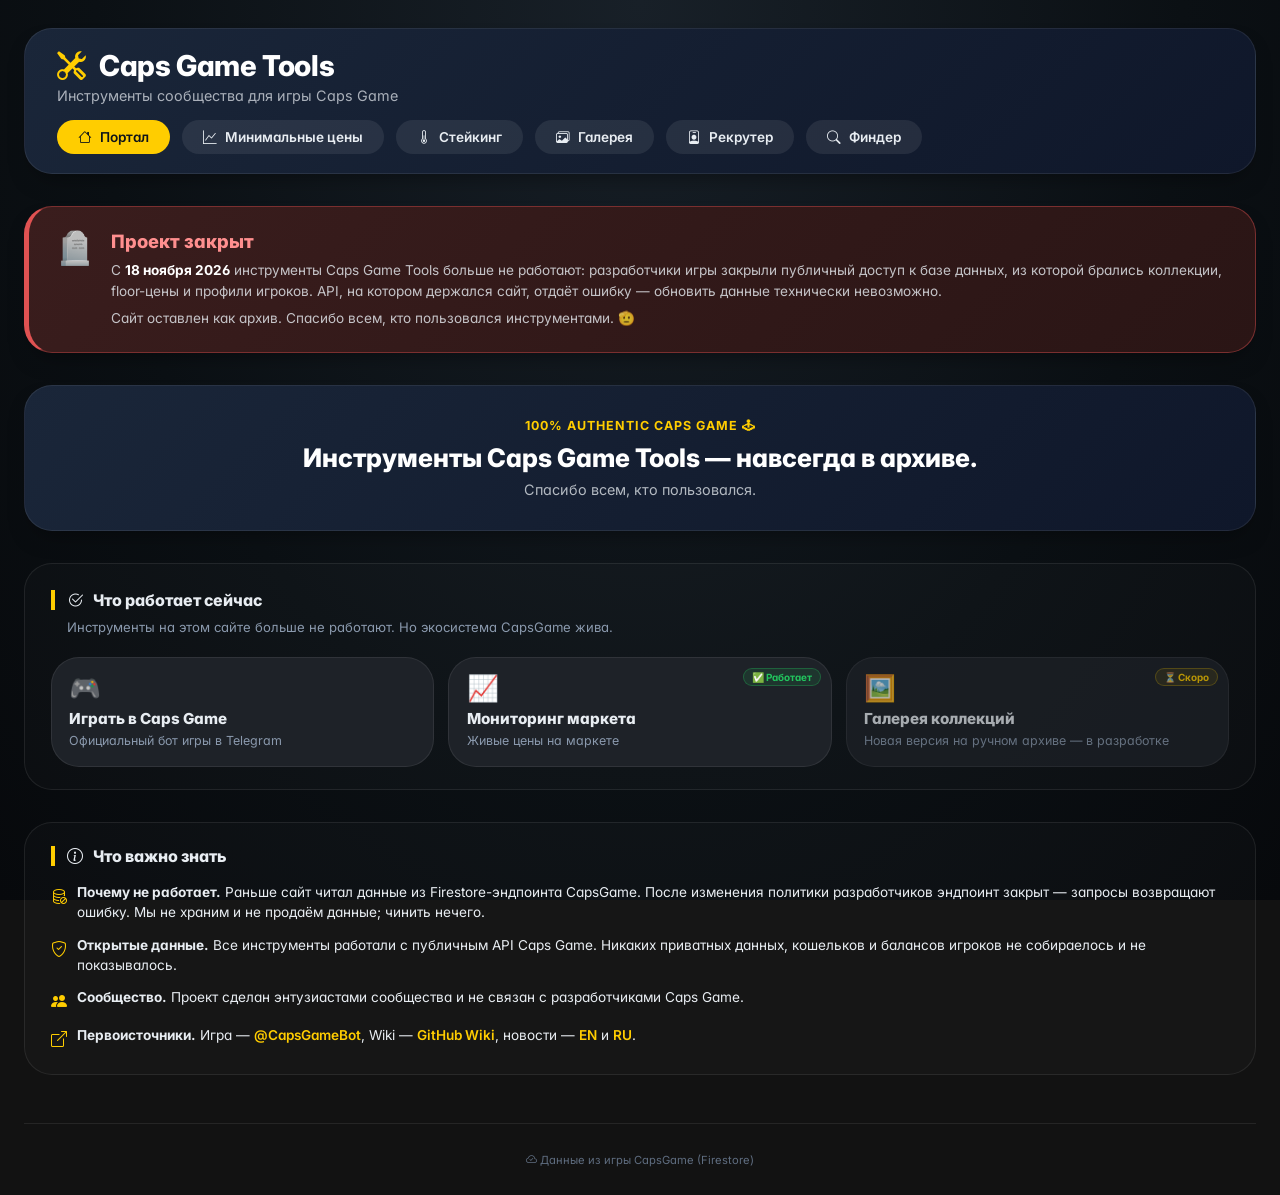
<file: index.html>
<!DOCTYPE html>
<html lang="ru">
<head>
    <meta charset="UTF-8">
    <meta name="viewport" content="width=device-width, initial-scale=1.0, user-scalable=yes">
    <title>Caps Game Tools — Инструменты сообщества</title>
    <!-- Favicon -->
    <link rel="icon" type="image/svg+xml" href="favicon.svg">

    <!-- Open Graph -->
    <meta property="og:type" content="website">
    <meta property="og:site_name" content="Caps Game Tools">
    <meta property="og:title" content="Caps Game Tools — Инструменты сообщества">
    <meta property="og:description" content="Инструменты сообщества для игры Caps Game — минимальные цены, стейкинг, галерея коллекций, оценка игроков.">
    <meta property="og:image" content="og-preview.png">

    <!-- Twitter -->
    <meta name="twitter:card" content="summary_large_image">
    <meta name="twitter:title" content="Caps Game Tools — Инструменты сообщества">
    <meta name="twitter:description" content="Инструменты сообщества для игры Caps Game — минимальные цены, стейкинг, галерея коллекций, оценка игроков.">
    <meta name="twitter:image" content="og-preview.png">

    <link rel="preconnect" href="https://fonts.googleapis.com">
    <link rel="preconnect" href="https://fonts.gstatic.com" crossorigin>
    <link href="https://fonts.googleapis.com/css2?family=Inter:wght@100..900&display=swap" rel="stylesheet">
    <link href="https://cdn.jsdelivr.net/npm/bootstrap-icons@1.11.3/font/bootstrap-icons.min.css" rel="stylesheet">
    <link rel="stylesheet" href="css/common.css">
    <style>
        .welcome-section {
            background: linear-gradient(135deg, var(--bg-header) 0%, var(--bg-header-2) 100%);
            border: 1px solid var(--border);
            border-radius: var(--border-radius);
            padding: 2rem 1.8rem;
            color: white;
            margin-bottom: 2rem;
            text-align: center;
            box-shadow: var(--shadow);
        }

        .welcome-slogan {
            font-size: 0.78rem;
            font-weight: 700;
            letter-spacing: 1px;
            text-transform: uppercase;
            color: var(--accent);
            margin-bottom: 0.6rem;
        }

        .welcome-title {
            font-size: 1.6rem;
            font-weight: 800;
            margin-bottom: 0.5rem;
            color: #fff;
        }

        .welcome-sub {
            color: rgba(232, 237, 242, 0.75);
            font-size: 0.9rem;
            max-width: 640px;
            margin: 0 auto;
        }

        .stats-banner {
            display: flex;
            flex-wrap: wrap;
            justify-content: center;
            gap: 2.5rem;
            margin-top: 1.6rem;
            padding-top: 1.6rem;
            border-top: 1px solid rgba(255,255,255,0.1);
        }



        .alive-block {
    background: rgba(255,255,255,0.02);
    border: 1px solid var(--border);
    border-radius: var(--border-radius);
    padding: 1.6rem 1.6rem 1.4rem;
    margin: 2rem 0;
}
.alive-title {
    font-size: 1rem;
    font-weight: 800;
    color: var(--text);
    display: flex;
    align-items: center;
    gap: 10px;
    border-left: 4px solid var(--accent);
    padding-left: 12px;
    margin-bottom: 0.5rem;
}
.alive-sub {
    font-size: 0.82rem;
    color: var(--text-muted);
    margin: 0 0 1.2rem 16px;
    line-height: 1.5;
}
.alive-grid {
    display: grid;
    grid-template-columns: repeat(auto-fit, minmax(240px, 1fr));
    gap: 14px;
}
.alive-card {
    position: relative;
    display: flex;
    flex-direction: column;
    gap: 4px;
    background: var(--bg-card);
    border: 1px solid var(--border);
    border-radius: var(--border-radius);
    padding: 1.1rem 1.1rem 1rem;
    text-decoration: none;
    color: var(--text);
    transition: 0.2s;
}
a.alive-card:hover {
    transform: translateY(-3px);
    box-shadow: var(--shadow-hover);
    border-color: rgba(255,205,0,0.35);
}
.alive-card-icon {
    font-size: 1.6rem;
    line-height: 1;
    margin-bottom: 4px;
}
.alive-card-title {
    font-weight: 800;
    font-size: 0.95rem;
}
.alive-card-desc {
    font-size: 0.78rem;
    color: var(--text-muted);
    line-height: 1.45;
}
.alive-card-badge {
    position: absolute;
    top: 10px;
    right: 10px;
    font-size: 0.62rem;
    font-weight: 700;
    padding: 2px 8px;
    border-radius: 60px;
    background: rgba(34,197,94,0.12);
    color: #22c55e;
    border: 1px solid rgba(34,197,94,0.3);
}
.alive-card-badge-soon {
    background: rgba(255,205,0,0.1);
    color: var(--accent);
    border-color: rgba(255,205,0,0.3);
}
.alive-card-soon {
    opacity: 0.7;
    cursor: default;
}

        .info-block {
            background: rgba(255,255,255,0.02);
            border: 1px solid var(--border);
            border-radius: var(--border-radius);
            padding: 1.4rem 1.6rem;
            margin-bottom: 2rem;
        }

        .info-block h2 {
            font-size: 1rem;
            font-weight: 800;
            margin-bottom: 1rem;
            color: var(--text);
            display: flex;
            align-items: center;
            gap: 10px;
            border-left: 4px solid var(--accent);
            padding-left: 12px;
        }

        .info-list {
            display: flex;
            flex-direction: column;
            gap: 12px;
            font-size: 0.85rem;
            color: var(--text);
        }

        .info-item {
            display: flex;
            gap: 10px;
            align-items: flex-start;
            line-height: 1.5;
        }

        .info-item i {
            color: var(--accent);
            font-size: 1rem;
            flex-shrink: 0;
            margin-top: 2px;
        }

        .info-item a {
            color: var(--accent);
            text-decoration: none;
            font-weight: 600;
        }
        .info-item a:hover {
            text-decoration: underline;
        }

    </style>
</head>
<body>
<div class="app-container">
    <div class="site-header">
        <h1><i class="bi bi-tools"></i> Caps Game Tools</h1>
        <p>Инструменты сообщества для игры Caps Game</p>
        <div class="site-nav">
            <a href="index.html" class="nav-link-custom active"><i class="bi bi-house"></i> Портал</a>
            <a href="market.html" class="nav-link-custom"><i class="bi bi-graph-up"></i> Минимальные цены</a>
            <a href="staking.html" class="nav-link-custom"><i class="bi bi-thermometer-half"></i> Стейкинг</a>
            <a href="collections.html" class="nav-link-custom"><i class="bi bi-images"></i> Галерея</a>
            <a href="recruiter.html" class="nav-link-custom"><i class="bi bi-person-badge"></i> Рекрутер</a>
            <a href="finder.html" class="nav-link-custom"><i class="bi bi-search"></i> Финдер</a>
        </div>
    </div>

    <!-- Статус проекта -->
    <div class="status-banner">
        <div class="status-banner-icon">🪦</div>
        <div class="status-banner-body">
            <div class="status-banner-title">Проект закрыт</div>
            <div class="status-banner-text">
                С <strong>18 ноября 2026</strong> инструменты Caps Game Tools больше не работают:
                разработчики игры закрыли публичный доступ к базе данных, из которой брались
                коллекции, floor-цены и профили игроков. API, на котором держался сайт,
                отдаёт ошибку — обновить данные технически невозможно.
            </div>
            <div class="status-banner-text">
                Сайт оставлен как архив. Спасибо всем, кто пользовался инструментами. 🫡
            </div>
        </div>
    </div>

    <!-- Welcome -->
    <div class="welcome-section">
        <div class="welcome-slogan">100% Authentic Caps Game 🕹</div>
        <h2 class="welcome-title">Инструменты Caps Game Tools — навсегда в архиве.</h2>
        <p class="welcome-sub">
            Спасибо всем, кто пользовался.
        </p>

    </div>

    <!-- Что осталось рабочего -->
    <div class="alive-block">
        <h2 class="alive-title"><i class="bi bi-check2-circle"></i> Что работает сейчас</h2>
        <p class="alive-sub">
            Инструменты на этом сайте больше не работают. Но экосистема CapsGame жива.
        </p>

        <div class="alive-grid">
            <!-- Игра -->
            <a href="https://t.me/CapsGameBot/play?startapp=r_kirG8IiJcBW5d0d8ghAs"
            target="_blank" rel="noopener" class="alive-card">
                <div class="alive-card-icon">🎮</div>
                <div class="alive-card-title">Играть в Caps Game</div>
                <div class="alive-card-desc">Официальный бот игры в Telegram</div>
            </a>

            <!-- Маркет-бот -->
            <a href="https://t.me/CapsTradeBot"
            target="_blank" rel="noopener" class="alive-card">
                <div class="alive-card-icon">📈</div>
                <div class="alive-card-title">Мониторинг маркета</div>
                <div class="alive-card-desc">Живые цены на маркете</div>
                <span class="alive-card-badge">✅ Работает</span>
            </a>

            <!-- Заглушка под будущую галерею -->
            <div class="alive-card alive-card-soon">
                <div class="alive-card-icon">🖼️</div>
                <div class="alive-card-title">Галерея коллекций</div>
                <div class="alive-card-desc">Новая версия на ручном архиве — в разработке</div>
                <span class="alive-card-badge alive-card-badge-soon">⏳ Скоро</span>
            </div>
        </div>
    </div>

    <!-- Что важно знать -->
    <div class="info-block">
        <h2><i class="bi bi-info-circle"></i> Что важно знать</h2>
        <div class="info-list">
            <div class="info-item">
                <i class="bi bi-database-slash"></i>
                <div>
                    <strong>Почему не работает.</strong> Раньше сайт читал данные из Firestore-эндпоинта
                    CapsGame. После изменения политики разработчиков эндпоинт закрыт — запросы
                    возвращают ошибку. Мы не храним и не продаём данные; чинить нечего.
                </div>
            </div>
            <div class="info-item">
                <i class="bi bi-shield-check"></i>
                <div>
                    <strong>Открытые данные.</strong> Все инструменты работали с публичным API Caps Game.
                    Никаких приватных данных, кошельков и балансов игроков не собираелось и не показывалось.
                </div>
            </div>
            <div class="info-item">
                <i class="bi bi-people-fill"></i>
                <div>
                    <strong>Сообщество.</strong> Проект сделан энтузиастами сообщества и не связан
                    с разработчиками Caps Game.
                </div>
            </div>

            <div class="info-item">
                <i class="bi bi-box-arrow-up-right"></i>
                <div>
                    <strong>Первоисточники.</strong>
                    Игра — <a href="https://t.me/CapsGameBot/play" target="_blank" rel="noopener">@CapsGameBot</a>,
                    Wiki — <a href="https://github.com/capsgame/capsgame/wiki/Welcome-to-CapsGame" target="_blank" rel="noopener">GitHub Wiki</a>,
                    новости — <a href="https://t.me/CapsGame" target="_blank" rel="noopener">EN</a>
                    и <a href="https://t.me/CapsGameRu" target="_blank" rel="noopener">RU</a>.
                </div>
            </div>
            <!-- div class="info-item">
                <i class="bi bi-github"></i>
                <div>
                    <strong>Исходный код.</strong> Проект открытый — 
                    <a href="https://github.com/rusiniu/caps-game-tools" target="_blank" rel="noopener">весь код на GitHub</a>.
                    Присылайте баги и идеи через Issues.
                </div>
            </div -->
        </div>

    </div>

    <div class="site-footer">
        <i class="bi bi-cloud-check"></i> Данные из игры CapsGame (Firestore)
    </div>
</div>
</body>
</html>
</file>
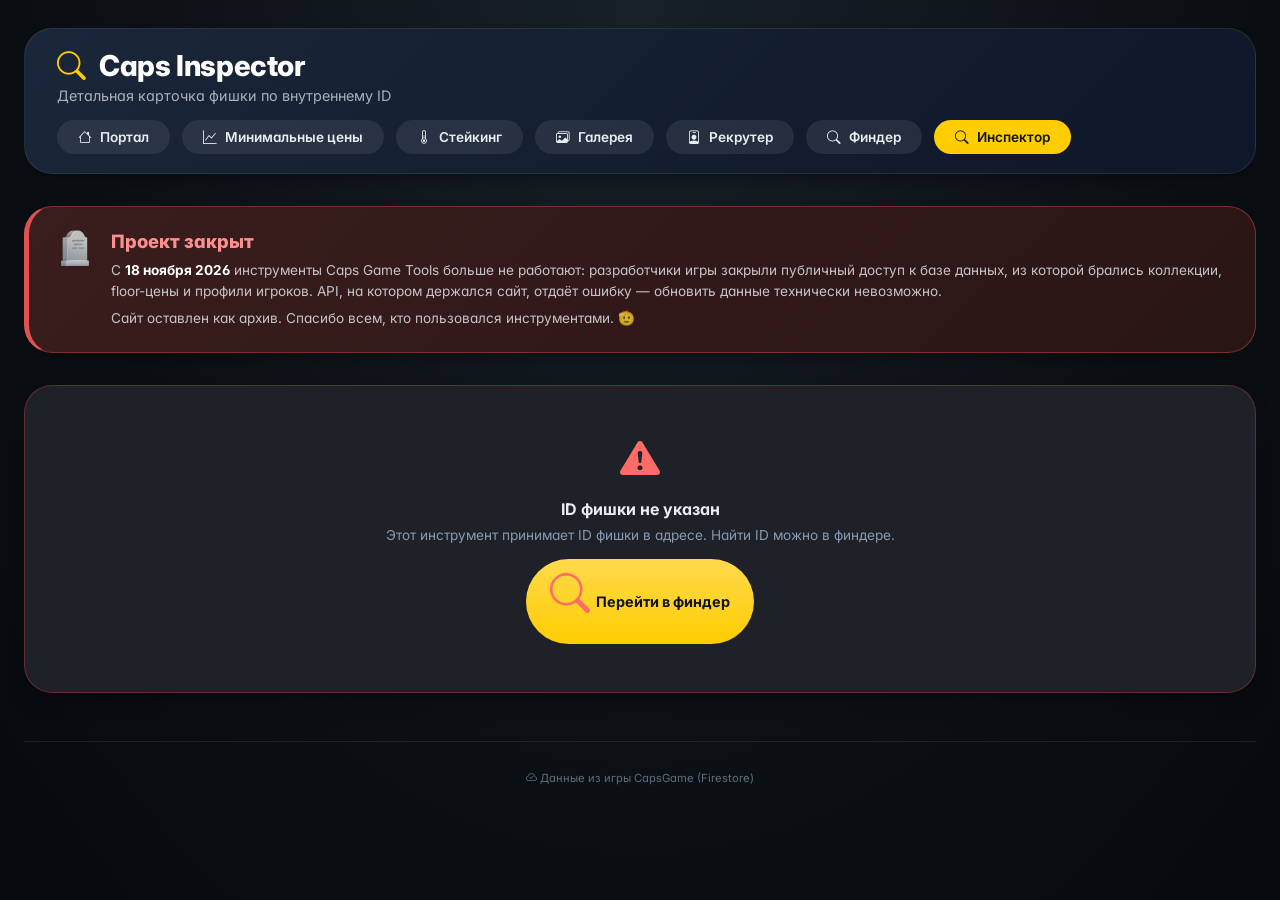
<file: inspector.html>
<!DOCTYPE html>
<html lang="ru">
<head>
    <meta charset="UTF-8">
    <meta name="viewport" content="width=device-width, initial-scale=1.0, user-scalable=yes">
    <title>Caps Inspector — Карточка фишки</title>
    <meta name="robots" content="noindex, nofollow, noarchive, nosnippet">
    <link rel="icon" type="image/svg+xml" href="favicon.svg">

    <meta property="og:type" content="website">
    <meta property="og:site_name" content="Caps Game Tools">
    <meta property="og:title" content="Caps Inspector — Карточка фишки">
    <meta property="og:description" content="Детальная карточка фишки Caps по внутреннему ID.">
    <meta property="og:image" content="og-preview.png">

    <meta name="twitter:card" content="summary_large_image">
    <meta name="twitter:title" content="Caps Inspector — Карточка фишки">
    <meta name="twitter:description" content="Детальная карточка фишки Caps по внутреннему ID.">
    <meta name="twitter:image" content="og-preview.png">

    <link rel="preconnect" href="https://fonts.googleapis.com">
    <link rel="preconnect" href="https://fonts.gstatic.com" crossorigin>
    <link href="https://fonts.googleapis.com/css2?family=Inter:wght@100..900&display=swap" rel="stylesheet">
    <link href="https://cdn.jsdelivr.net/npm/bootstrap-icons@1.11.3/font/bootstrap-icons.min.css" rel="stylesheet">
    <link rel="stylesheet" href="css/common.css">
    <style>
        .inspector-card {
            background: var(--bg-card);
            border: 1px solid var(--border);
            border-radius: var(--border-radius);
            overflow: hidden;
            box-shadow: var(--shadow);
            color: var(--text);
        }

        .inspector-header {
            background: linear-gradient(105deg, var(--bg-header) 0%, var(--bg-header-2) 100%);
            color: white;
            padding: 1.3rem 1.8rem;
            border-bottom: 3px solid var(--accent);
            display: flex;
            align-items: center;
            gap: 16px;
            flex-wrap: wrap;
        }

        .inspector-chip-img {
            width: 88px;
            height: 88px;
            border-radius: 16px;
            background: rgba(0,0,0,0.35);
            display: flex;
            align-items: center;
            justify-content: center;
            overflow: hidden;
            padding: 6px;
            flex-shrink: 0;
            border: 1px solid rgba(255,255,255,0.08);
        }
        .inspector-chip-img img {
            max-width: 100%;
            max-height: 100%;
            object-fit: contain;
        }

        .inspector-title-wrap {
            min-width: 0;
            flex: 1;
        }

        .inspector-title {
            margin: 0;
            font-size: 1.35rem;
            font-weight: 800;
            color: #fff;
            line-height: 1.15;
        }

        .inspector-sub {
            font-size: 0.85rem;
            color: rgba(232,237,242,0.7);
            margin-top: 4px;
        }

        .inspector-badges {
            display: flex;
            flex-wrap: wrap;
            gap: 6px;
            margin-top: 8px;
        }

        .insp-badge {
            display: inline-flex;
            align-items: center;
            gap: 5px;
            padding: 3px 11px;
            border-radius: 40px;
            font-size: 0.72rem;
            font-weight: 700;
            background: rgba(255,255,255,0.1);
            border: 1px solid rgba(255,255,255,0.12);
            color: #fff;
            white-space: nowrap;
        }

        .inspector-body {
            padding: 1.5rem 1.8rem;
        }

        .inspector-metrics {
            display: grid;
            grid-template-columns: repeat(4, 1fr);
            gap: 12px;
            margin-bottom: 1.4rem;
        }
        @media (max-width: 720px) {
            .inspector-metrics { grid-template-columns: repeat(2, 1fr); }
        }

        /* ===== Таймлайн апгрейдов ===== */
        .upgrade-timeline {
            display: flex;
            flex-direction: column;
            gap: 0;
            position: relative;
        }

        .upgrade-step {
            display: flex;
            gap: 14px;
            position: relative;
            padding-bottom: 18px;
        }
        .upgrade-step:last-child {
            padding-bottom: 0;
        }

        .upgrade-step-marker {
            width: 14px;
            height: 14px;
            border-radius: 50%;
            flex-shrink: 0;
            margin-top: 4px;
            border: 2px solid var(--accent);
            background: var(--bg-card);
            position: relative;
            z-index: 1;
        }
        .upgrade-step:not(:last-child)::before {
            content: "";
            position: absolute;
            left: 6px;
            top: 18px;
            bottom: 0;
            width: 2px;
            background: var(--border-strong);
        }

        .upgrade-step-content {
            flex: 1;
            min-width: 0;
        }

        .upgrade-step-grades {
            display: flex;
            align-items: center;
            gap: 8px;
            flex-wrap: wrap;
            font-size: 0.88rem;
            font-weight: 700;
            margin-bottom: 4px;
        }

        .upgrade-step-grades .arrow {
            color: var(--text-dim);
            font-size: 0.75rem;
        }

        .upgrade-step-meta {
            display: flex;
            flex-wrap: wrap;
            gap: 10px;
            font-size: 0.75rem;
            color: var(--text-muted);
        }

        .upgrade-step-meta .meta-item {
            display: inline-flex;
            align-items: center;
            gap: 4px;
        }

        .upgrade-step-meta .auto-badge {
            color: var(--accent);
            font-weight: 600;
        }
        .upgrade-step-meta .manual-badge {
            color: var(--text-dim);
            font-weight: 600;
        }

        .grade-mini {
            padding: 2px 10px;
            border-radius: 30px;
            font-size: 0.72rem;
            font-weight: 700;
        }

        /* ===== Владелец ===== */
        .owner-block {
            display: flex;
            flex-direction: column;
            gap: 4px;
            font-size: 0.9rem;
        }
        .owner-username {
            color: var(--text-muted);
            font-size: 0.82rem;
        }


        /* ===== Метаданные ===== */
        .meta-grid {
            display: flex;
            flex-wrap: wrap;
            gap: 10px 24px;
            font-size: 0.82rem;
            color: var(--text);
        }
        .meta-grid .meta-item {
            display: inline-flex;
            align-items: center;
            gap: 6px;
        }
        .meta-grid .meta-item i {
            color: var(--text-muted);
        }
        .meta-grid code {
            background: rgba(255,255,255,0.06);
            padding: 1px 6px;
            border-radius: 6px;
            font-family: 'Inter', monospace;
            font-size: 0.75rem;
            color: var(--text);
        }

        @media (max-width: 640px) {
            .inspector-header { padding: 1.1rem 1.2rem; }
            .inspector-chip-img { width: 68px; height: 68px; border-radius: 12px; }
            .inspector-title { font-size: 1.15rem; }
            .inspector-body { padding: 1rem; }
            .section-block { padding: 1rem; }
        }
    </style>
</head>
<body>
<div class="app-container">
    <div class="site-header">
        <h1><i class="bi bi-search"></i> Caps Inspector</h1>
        <p>Детальная карточка фишки по внутреннему ID</p>
        <div class="site-nav">
            <a href="index.html" class="nav-link-custom"><i class="bi bi-house"></i> Портал</a>
            <a href="market.html" class="nav-link-custom"><i class="bi bi-graph-up"></i> Минимальные цены</a>
            <a href="staking.html" class="nav-link-custom"><i class="bi bi-thermometer-half"></i> Стейкинг</a>
            <a href="collections.html" class="nav-link-custom"><i class="bi bi-images"></i> Галерея</a>
            <a href="recruiter.html" class="nav-link-custom"><i class="bi bi-person-badge"></i> Рекрутер</a>
            <a href="finder.html" class="nav-link-custom"><i class="bi bi-search"></i> Финдер</a>
            <a href="inspector.html" class="nav-link-custom active"><i class="bi bi-search"></i> Инспектор</a>
        </div>
    </div>

    <!-- Статус проекта -->
    <div class="status-banner">
        <div class="status-banner-icon">🪦</div>
        <div class="status-banner-body">
            <div class="status-banner-title">Проект закрыт</div>
            <div class="status-banner-text">
                С <strong>18 ноября 2026</strong> инструменты Caps Game Tools больше не работают:
                разработчики игры закрыли публичный доступ к базе данных, из которой брались
                коллекции, floor-цены и профили игроков. API, на котором держался сайт,
                отдаёт ошибку — обновить данные технически невозможно.
            </div>
            <div class="status-banner-text">
                Сайт оставлен как архив. Спасибо всем, кто пользовался инструментами. 🫡
            </div>
        </div>
    </div>

    <div id="content">
        <div class="empty-state">
            <i class="bi bi-hourglass-split"></i>
            <div>Загрузка…</div>
        </div>
    </div>

    <div class="site-footer">
        <i class="bi bi-cloud-check"></i> Данные из игры CapsGame (Firestore)
    </div>
</div>

<script src="js/common.js"></script>
<script>
(function() {
    'use strict';

    const {
        escapeHtml,
        buildImageUrl,
        getFieldValue,
        getUrlParam,
        getGradeInfo,
        getStatusInfo,
        getGradeClass,
        fetchCapById
    } = window.CapsTools;


    const ID_PATTERN = /^[A-Za-z0-9]{20}$/;

    const contentEl = document.getElementById('content');

    function renderError(message, hint) {
        contentEl.innerHTML = `
            <div class="error-state">
                <i class="bi bi-exclamation-triangle-fill"></i>
                <h4>${escapeHtml(message)}</h4>
                ${hint ? `<p style="margin:6px 0 16px; font-size:0.85rem; color:var(--text-muted);">${escapeHtml(hint)}</p>` : ''}
                <a href="finder.html" class="btn-gold" style="padding:10px 24px; font-size:0.9rem; text-decoration:none; display:inline-flex; align-items:center; gap:6px;">
                    <i class="bi bi-search"></i> Перейти в финдер
                </a>
            </div>
        `;
    }

    function formatDate(iso) {
        if (!iso) return '—';
        const d = new Date(iso);
        if (isNaN(d.getTime())) return '—';
        return d.toLocaleString('ru-RU', {
            day: 'numeric', month: 'short', year: 'numeric',
            hour: '2-digit', minute: '2-digit'
        });
    }

    function formatDateShort(iso) {
        if (!iso) return '—';
        const d = new Date(iso);
        if (isNaN(d.getTime())) return '—';
        return d.toLocaleDateString('ru-RU', { day: 'numeric', month: 'short', year: 'numeric' });
    }

    function shortenId(id) {
        if (!id) return '—';
        return id.length > 10 ? id.slice(0, 8) + '…' : id;
    }

    // Парсинг массива upgrades из fields
    function parseUpgrades(fields) {
        const raw = fields.upgrades?.arrayValue?.values || [];
        return raw.map(item => {
            const f = item?.mapValue?.fields || {};
            return {
                id: getFieldValue(f, 'id', null),
                fromGrade: getFieldValue(f, 'fromGrade', null),
                toGrade: getFieldValue(f, 'toGrade', null),
                upgradedAt: f.upgradedAt?.timestampValue || null,
                isAuto: getFieldValue(f, 'isAuto', false)
            };
        });
    }

    // Владелец
    function resolveOwner(fields) {
        return {
            tgId: getFieldValue(fields, 'owner', null)
        };
    }

    function renderChip(doc) {
        const fields = doc.fields || {};

        const collection = getFieldValue(fields, 'collection', '—');
        const collectionId = getFieldValue(fields, 'collectionId', '—');
        const number = getFieldValue(fields, 'number', null);
        const collectionNumber = getFieldValue(fields, 'collectionNumber', null);
        const grade = getFieldValue(fields, 'grade', 'COMMON');
        const gradeNumber = getFieldValue(fields, 'gradeNumber', null);
        const status = getFieldValue(fields, 'status', 'UNKNOWN');
        const isNft = getFieldValue(fields, 'isNft', false);
        const url = getFieldValue(fields, 'url', null);
        const packId = getFieldValue(fields, 'packId', null);
        const wasLocked = getFieldValue(fields, 'wasLocked', false);
        const createdAt = fields.createdAt?.timestampValue || null;
        const lastChangedAt = fields.lastChangedAt?.timestampValue || null;
        const docId = doc.name?.split('/').pop() || getFieldValue(fields, 'id', '—');

        const gradeInfo = getGradeInfo(grade);
        const statusInfo = getStatusInfo(status);
        const imageUrl = url ? buildImageUrl(url) : null;

        const upgrades = parseUpgrades(fields);
        const owner = resolveOwner(fields);

        // Скин
        const skinObj = fields.skin?.mapValue?.fields || null;
        let skinInfo = null;
        if (skinObj) {
            const outline = skinObj.outline?.mapValue?.fields || {};
            skinInfo = {
                source: getFieldValue(outline, 'source', null),
                type: getFieldValue(outline, 'type', null),
                skin: getFieldValue(outline, 'skin', null),
                rerolls: getFieldValue(skinObj, 'rerolls', 0)
            };
        }

        const gradeLabel = grade.replace('_PLUS', '+');

        // ===== HTML =====
        let html = `
        <div class="inspector-card fade-in">
            <div class="inspector-header">
                <div class="inspector-chip-img">
                    ${imageUrl
                        ? `<img src="${imageUrl}" alt="chip" loading="lazy" onerror="this.parentNode.innerHTML='<i class=\\'bi bi-image\\' style=\\'font-size:2rem;color:rgba(255,255,255,0.4)\\'>'">`
                        : '<i class="bi bi-image" style="font-size:2rem;color:rgba(255,255,255,0.4);"></i>'
                    }
                </div>
                <div class="inspector-title-wrap">
                    <h3 class="inspector-title">${escapeHtml(collection)}${number !== null ? ` #${number}` : ''}</h3>
                    <div class="inspector-sub">${escapeHtml(collectionId)}${collectionNumber !== null ? ` · #${collectionNumber} в коллекции` : ''}</div>
                    <div class="inspector-badges">
                        <span class="insp-badge" style="background:${gradeInfo.color}cc; color:#fff; border-color:rgba(255,255,255,0.15);">
                            ${escapeHtml(gradeLabel)}
                        </span>
                        <span class="insp-badge">
                            ${statusInfo.emoji} ${escapeHtml(statusInfo.label)}
                        </span>
                        ${isNft ? `<span class="insp-badge"><i class="bi bi-link-45deg"></i> NFT</span>` : ''}
                        ${skinInfo ? `<span class="insp-badge"><i class="bi bi-palette"></i> ${escapeHtml(skinInfo.skin || 'skin')}</span>` : ''}
                        ${wasLocked ? `<span class="insp-badge"><i class="bi bi-lock-fill"></i> была заблокирована</span>` : ''}
                    </div>
                </div>
            </div>

            <div class="inspector-body">
                <div class="inspector-metrics">
                    <div class="stat-tile">
                        <span class="tile-icon">🎨</span>
                        <div class="tile-value" style="font-size:1.1rem;">${escapeHtml(gradeLabel)}</div>
                        <div class="tile-label">Грейд</div>
                    </div>
                    <div class="stat-tile">
                        <span class="tile-icon">📅</span>
                        <div class="tile-value" style="font-size:0.95rem;">${escapeHtml(formatDateShort(createdAt))}</div>
                        <div class="tile-label">Создана</div>
                    </div>
                    <div class="stat-tile">
                        <span class="tile-icon">🔄</span>
                        <div class="tile-value" style="font-size:0.95rem;">${escapeHtml(formatDateShort(lastChangedAt))}</div>
                        <div class="tile-label">Изменена</div>
                    </div>
                    <div class="stat-tile">
                        <span class="tile-icon">⬆️</span>
                        <div class="tile-value">${upgrades.length}</div>
                        <div class="tile-label">Апгрейдов</div>
                    </div>
                </div>

                <div class="section-block">
                    <div class="section-title"><i class="bi bi-arrow-up-circle-fill"></i> Путь прокачки</div>
                    ${upgrades.length === 0
                        ? '<div class="section-subnote">Фишка не прокачивалась</div>'
                        : `<div class="upgrade-timeline">
                            ${upgrades.map(u => `
                                <div class="upgrade-step">
                                    <div class="upgrade-step-marker"></div>
                                    <div class="upgrade-step-content">
                                        <div class="upgrade-step-grades">
                                            <span class="grade-mini ${getGradeClass(u.fromGrade)}">${escapeHtml((u.fromGrade || '—').replace('_PLUS', '+'))}</span>
                                            <i class="bi bi-arrow-right arrow"></i>
                                            <span class="grade-mini ${getGradeClass(u.toGrade)}">${escapeHtml((u.toGrade || '—').replace('_PLUS', '+'))}</span>
                                        </div>
                                        <div class="upgrade-step-meta">
                                            <span class="meta-item"><i class="bi bi-calendar3"></i> ${escapeHtml(formatDate(u.upgradedAt))}</span>
                                            <span class="meta-item ${u.isAuto ? 'auto-badge' : 'manual-badge'}">
                                                <i class="bi ${u.isAuto ? 'bi-robot' : 'bi-hand-index-thumb'}"></i>
                                                ${u.isAuto ? 'авто' : 'вручную'}
                                            </span>
                                        </div>
                                    </div>
                                </div>
                            `).join('')}
                        </div>`
                    }
                </div>

                ${skinInfo ? `
                <div class="section-block">
                    <div class="section-title"><i class="bi bi-palette-fill"></i> Скин</div>
                    <div class="meta-grid">
                        <span class="meta-item"><i class="bi bi-brush"></i> Цвет: <strong>${escapeHtml(skinInfo.skin || '—')}</strong></span>
                        <span class="meta-item"><i class="bi bi-box"></i> Источник: <strong>${escapeHtml(skinInfo.source || '—')}</strong></span>
                        <span class="meta-item"><i class="bi bi-tag"></i> Тип: <strong>${escapeHtml(skinInfo.type || '—')}</strong></span>
                        <span class="meta-item"><i class="bi bi-arrow-repeat"></i> Рероллов: <strong>${skinInfo.rerolls}</strong></span>
                    </div>
                </div>
                ` : ''}

                <div class="section-block">
                    <div class="section-title"><i class="bi bi-person-fill"></i> Владелец</div>
                    <div class="owner-block">
                        ${owner.tgId
                            ? `<div class="owner-username">TG ID: <code style="background:rgba(255,255,255,0.06);padding:1px 6px;border-radius:6px;font-family:'Inter',monospace;font-size:0.8rem;">${escapeHtml(String(owner.tgId))}</code></div>`
                            : `<div class="owner-username">Информация о владельце недоступна</div>`
                        }
                    </div>
                </div>

                <div class="section-block">
                    <div class="section-title"><i class="bi bi-info-circle"></i> Метаданные</div>
                    <div class="meta-grid">
                        ${collectionNumber !== null ? `<span class="meta-item"><i class="bi bi-hash"></i> Номер в коллекции: <code>${collectionNumber}</code></span>` : ''}
                        ${gradeNumber !== null ? `<span class="meta-item"><i class="bi bi-layers"></i> Индекс грейда: <code>${gradeNumber}</code></span>` : ''}
                        ${packId ? `<span class="meta-item"><i class="bi bi-box-seam"></i> Пак: <code title="${escapeHtml(packId)}">${escapeHtml(shortenId(packId))}</code></span>` : ''}
                    </div>
                </div>
            </div>
        </div>
        `;

        return html;
    }

    async function loadChip(id) {
        contentEl.innerHTML = `
            <div class="empty-state">
                <i class="bi bi-hourglass-split"></i>
                <div>Загрузка фишки…</div>
            </div>
        `;

        try {
            const doc = await fetchCapById(id);
            contentEl.innerHTML = renderChip(doc);
        } catch (err) {
            if (err.message && err.message.includes('404')) {
                renderError('Фишка не найдена', 'Возможно, ID указан неверно или фишка больше не существует.');
            } else {
                renderError('Ошибка загрузки', err.message || 'Проверьте интернет и попробуйте позже.');
            }
        }
    }

    function init() {
        const id = getUrlParam('id');

        if (!id) {
            renderError('ID фишки не указан', 'Этот инструмент принимает ID фишки в адресе. Найти ID можно в финдере.');
            return;
        }

        if (!ID_PATTERN.test(id)) {
            renderError('Некорректный ID фишки', 'ID должен состоять из 20 латинских букв и цифр.');
            return;
        }

        loadChip(id);
    }

    window.addEventListener('DOMContentLoaded', init);
})();
</script>
</body>
</html>
</file>
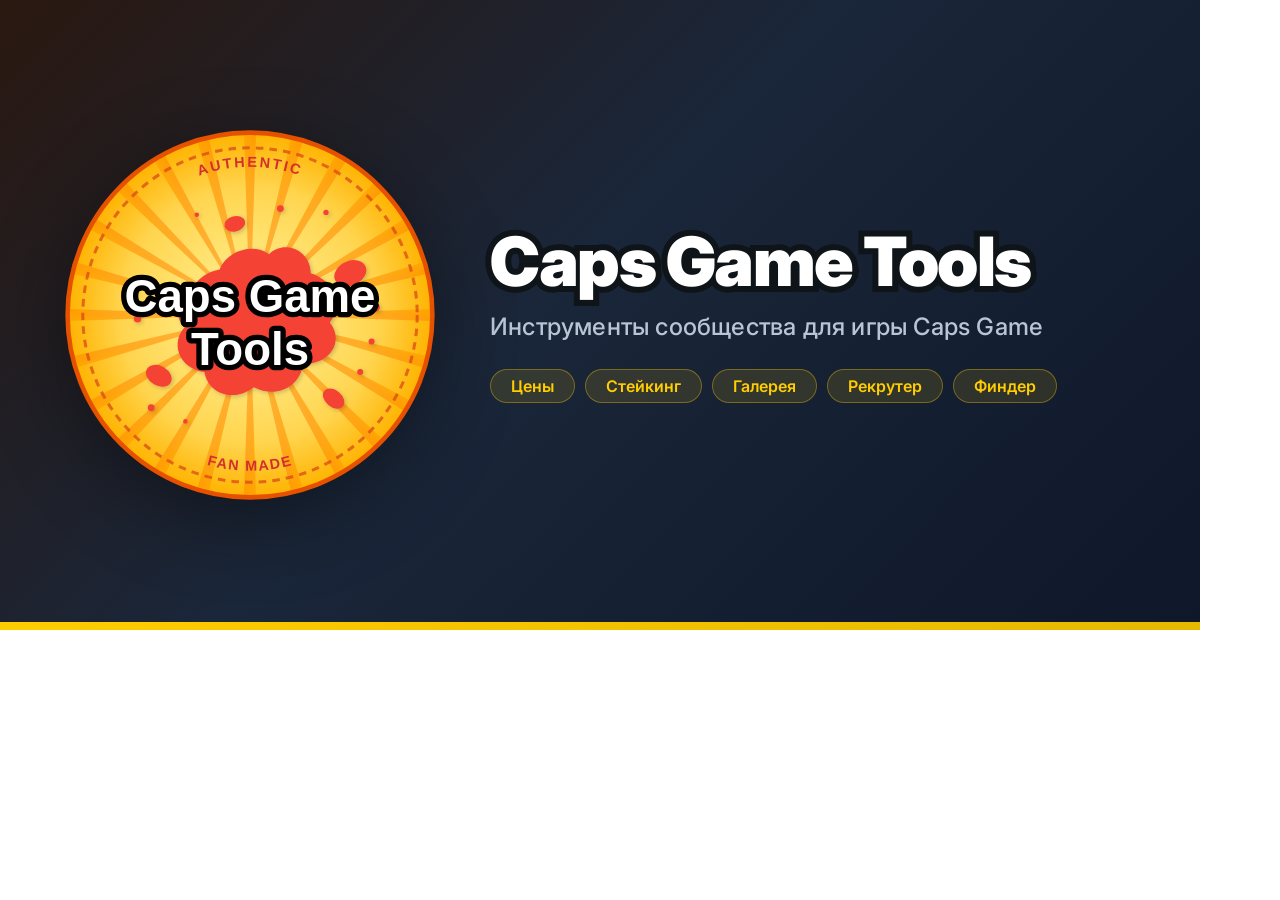
<file: og-preview.html>
<!DOCTYPE html>
<html>
<head>
<meta charset="UTF-8">
<link rel="preconnect" href="https://fonts.googleapis.com">
<link rel="preconnect" href="https://fonts.gstatic.com" crossorigin>
<link href="https://fonts.googleapis.com/css2?family=Inter:wght@400;600;800;900&display=swap" rel="stylesheet">
<style>
  html, body {
    margin: 0;
    padding: 0;
    width: 1200px;
    height: 630px;
    overflow: hidden;
    font-family: 'Inter', 'Arial Black', sans-serif;
  }

  .og {
    width: 1200px;
    height: 630px;
    background: linear-gradient(135deg, #2a1810 0%, #1a2639 45%, #0f172a 100%);
    display: flex;
    align-items: center;
    padding: 0 60px;
    box-sizing: border-box;
    position: relative;
    gap: 50px;
  }

  /* Иконка — уменьшили с 380 до 320 */
  .og-icon {
    width: 380px;
    height: 380px;
    flex-shrink: 0;
  }
  .og-icon img {
    width: 100%;
    height: 100%;
    display: block;
    filter: drop-shadow(0 20px 40px rgba(0,0,0,0.4));
  }

  .og-text {
    flex: 1;
    display: flex;
    flex-direction: column;
    align-items: flex-start;
    gap: 16px;
    min-width: 0;
  }

  /* Заголовок: обводка через двойной слой */
  .og-title {
    position: relative;
    font-size: 68px;
    font-weight: 900;
    line-height: 1;
    letter-spacing: -1.5px;
    white-space: nowrap;
    margin: 0;
    padding: 0;
  }
  .og-title::before {
    content: attr(data-text);
    position: absolute;
    inset: 0;
    color: #0f1419;
    -webkit-text-stroke: 12px #0f1419;
    paint-order: stroke fill;
    z-index: 0;
    letter-spacing: inherit;
  }
  .og-title span {
    position: relative;
    z-index: 1;
    color: #ffffff;
  }

  /* Подзаголовок */
  .og-sub {
    font-size: 24px;
    font-weight: 500;
    color: #b8c5d6;
    margin: 0;
    line-height: 1.3;
    letter-spacing: 0.2px;
    white-space: nowrap;
  }

  /* Теги — компактнее */
  .og-tags {
    display: flex;
    flex-wrap: nowrap;
    gap: 10px;
    margin-top: 10px;
    font-size: 16px;
    font-weight: 600;
  }
  .og-tags span {
    padding: 8px 20px;
    border-radius: 30px;
    background: rgba(255,205,0,0.12);
    color: #ffcd00;
    border: 1px solid rgba(255,205,0,0.35);
    line-height: 1;
    white-space: nowrap;
  }

  .og-bar {
    position: absolute;
    bottom: 0;
    left: 0;
    right: 0;
    height: 8px;
    background: linear-gradient(90deg, #ffcd00 0%, #e6b800 100%);
  }
</style>
</head>
<body>
  <div class="og">
    <div class="og-icon">
      <img src="favicon.svg" alt="">
    </div>
    <div class="og-text">
      <h1 class="og-title" data-text="Caps Game Tools"><span>Caps Game Tools</span></h1>
      <p class="og-sub">Инструменты сообщества для игры Caps Game</p>
      <div class="og-tags">
        <span>Цены</span>
        <span>Стейкинг</span>
        <span>Галерея</span>
        <span>Рекрутер</span>
        <span>Финдер</span>
      </div>
    </div>
    <div class="og-bar"></div>
  </div>
</body>
</html>
</file>
<file: css/common.css>
/* css/common.css - единые стили для всех инструментов Caps Game */
/* Тёмная тема, Inter, единый стиль в духе игры */

:root {
    --bg-page: #0f1419;
    --bg-elevated: #1a2027;
    --bg-card: #1e2228;
    --bg-card-hover: #252a31;
    --bg-header: #1a2639;
    --bg-header-2: #0f172a;

    --text: #e8edf2;
    --text-muted: #8a99ad;
    --text-dim: #5f6d80;

    --border: rgba(255, 255, 255, 0.08);
    --border-strong: rgba(255, 255, 255, 0.14);

    --accent: #ffcd00;
    --accent-dark: #e6b800;
    --accent-soft: rgba(255, 205, 0, 0.14);

    --success: #4ade80;
    --success-bg: rgba(51, 189, 28, 0.15);
    --danger: #ff6b66;
    --danger-bg: rgba(255, 71, 64, 0.15);
    --warning: #ffcd00;
    --warning-bg: rgba(255, 205, 0, 0.15);
    --info: #60a5fa;
    --info-bg: rgba(84, 129, 255, 0.15);

    --type-common-bg: rgba(148, 163, 184, 0.16);
    --type-common-fg: #cbd5e1;
    --type-special-bg: rgba(51, 189, 28, 0.16);
    --type-special-fg: #4ade80;
    --type-event-bg: rgba(84, 129, 255, 0.16);
    --type-event-fg: #93b4ff;
    --type-community-bg: rgba(180, 39, 165, 0.16);
    --type-community-fg: #e384d6;
    --type-premium-bg: rgba(255, 205, 0, 0.16);
    --type-premium-fg: #ffcd00;

    --border-radius: 1.75rem;
    --border-radius-sm: 1rem;

    --shadow: 0 12px 24px -12px rgba(0, 0, 0, 0.5);
    --shadow-hover: 0 24px 32px -18px rgba(0, 0, 0, 0.7);
    --shadow-modal: 0 30px 60px -20px rgba(0, 0, 0, 0.8);
}

* {
    margin: 0;
    padding: 0;
    box-sizing: border-box;
}

html {
    color-scheme: dark;
}

body {
    background: radial-gradient(ellipse at top, #182028 0%, #0b1014 60%, #07090c 100%);
    background-attachment: fixed;
    color: var(--text);
    font-family: 'Inter', system-ui, -apple-system, 'Segoe UI', 'Roboto', sans-serif;
    font-feature-settings: 'cv02', 'cv03', 'cv04', 'cv11';
    min-height: 100vh;
    -webkit-font-smoothing: antialiased;
    -moz-osx-font-smoothing: grayscale;
}

.app-container {
    max-width: 1400px;
    margin: 0 auto;
    padding: 28px 24px;
}

/* ===== Шапка сайта ===== */
.site-header {
    background: linear-gradient(135deg, var(--bg-header) 0%, var(--bg-header-2) 100%);
    border-radius: var(--border-radius);
    padding: 1.2rem 2rem;
    margin-bottom: 2rem;
    color: white;
    box-shadow: var(--shadow);
    border: 1px solid var(--border);
}

.site-header h1 {
    font-size: 1.8rem;
    font-weight: 800;
    letter-spacing: -0.4px;
    margin: 0 0 0.25rem 0;
    color: #fff;
}

.site-header h1 i {
    color: var(--accent);
    margin-right: 8px;
}

.site-header p {
    color: rgba(232, 237, 242, 0.7);
    margin: 0.25rem 0 0 0;
    font-size: 0.9rem;
}

.site-nav {
    display: flex;
    flex-wrap: wrap;
    gap: 0.75rem;
    margin-top: 1rem;
}

.nav-link-custom {
    background: rgba(255, 255, 255, 0.08);
    color: var(--text);
    padding: 0.5rem 1.25rem;
    border-radius: 60px;
    text-decoration: none;
    font-size: 0.85rem;
    font-weight: 600;
    transition: 0.2s;
    display: inline-flex;
    align-items: center;
    gap: 8px;
    border: 1px solid transparent;
}

.nav-link-custom:hover {
    background: var(--accent);
    color: #0f1419;
    transform: translateY(-2px);
}

.nav-link-custom.active {
    background: var(--accent);
    color: #0f1419;
}

/* ===== Карточки ===== */
.card-modern {
    background: var(--bg-card);
    border: 1px solid var(--border);
    border-radius: var(--border-radius);
    box-shadow: var(--shadow);
    overflow: hidden;
    transition: transform 0.2s, box-shadow 0.2s, border-color 0.2s;
    color: var(--text);
}

.card-modern:hover {
    transform: translateY(-4px);
    box-shadow: var(--shadow-hover);
    border-color: var(--border-strong);
}

.card-header-modern {
    background: linear-gradient(105deg, var(--bg-header) 0%, var(--bg-header-2) 100%);
    color: white;
    padding: 1.2rem 1.8rem;
    border-bottom: 3px solid var(--accent);
}

/* ===== Бейджи типов коллекций ===== */
.badge-type {
    display: inline-block;
    padding: 5px 18px;
    border-radius: 60px;
    font-size: 0.7rem;
    font-weight: 800;
    letter-spacing: 0.5px;
    text-transform: uppercase;
}

.badge-type-common { background: var(--type-common-bg); color: var(--type-common-fg); }
.badge-type-event { background: var(--type-event-bg); color: var(--type-event-fg); }
.badge-type-community { background: var(--type-community-bg); color: var(--type-community-fg); }
.badge-type-premium { background: var(--type-premium-bg); color: var(--type-premium-fg); }
.badge-type-special { background: var(--type-special-bg); color: var(--type-special-fg); }

.badge-status-available {
    background: var(--success-bg);
    color: var(--success);
    padding: 5px 18px;
    border-radius: 60px;
    font-size: 0.7rem;
    font-weight: 800;
    display: inline-block;
}
.badge-status-soldout {
    background: var(--danger-bg);
    color: var(--danger);
    padding: 5px 18px;
    border-radius: 60px;
    font-size: 0.7rem;
    font-weight: 800;
    display: inline-block;
}

.stat-pill {
    background: rgba(255, 255, 255, 0.05);
    padding: 6px 18px;
    border-radius: 60px;
    font-size: 0.85rem;
    font-weight: 500;
    color: var(--text);
    display: inline-flex;
    align-items: center;
    gap: 8px;
    border: 1px solid var(--border);
}

.stat-pill strong {
    color: var(--accent);
    font-weight: 700;
}

/* ===== Кнопки ===== */
.btn-primary-custom {
    background: var(--info);
    color: white;
    border: none;
    padding: 10px 24px;
    border-radius: 60px;
    font-weight: 600;
    transition: 0.2s;
    cursor: pointer;
    font-family: inherit;
}

.btn-primary-custom:hover {
    background: #3b82f6;
    transform: translateY(-2px);
}

.btn-accent {
    background: var(--accent);
    color: #0f1419;
    border: none;
    padding: 10px 24px;
    border-radius: 60px;
    font-weight: 700;
    transition: 0.2s;
    cursor: pointer;
    font-family: inherit;
}

.btn-accent:hover {
    background: var(--accent-dark);
    transform: scale(0.98);
}

.btn-gold {
    background: linear-gradient(180deg, #ffd94d 0%, #ffcd00 100%);
    color: #0f1419;
    font-weight: 700;
    border: none;
    border-radius: 60px;
    transition: 0.2s;
    font-family: inherit;
}
.btn-gold:hover {
    background: linear-gradient(180deg, #ffcd00 0%, #e6b800 100%);
    transform: scale(0.98);
}

.btn-outline-gold {
    border: 2px solid var(--accent);
    color: var(--accent);
    background: transparent;
    font-weight: 600;
    border-radius: 60px;
    padding: 6px 20px;
    transition: 0.2s;
    font-family: inherit;
    cursor: pointer;
}
.btn-outline-gold:hover {
    background: var(--accent);
    color: #0f1419;
}

/* ===== Селекты и формы ===== */
.select-modern, .input-modern {
    width: 100%;
    padding: 12px 18px;
    border-radius: 60px;
    border: 1px solid var(--border-strong);
    background: var(--bg-elevated);
    color: var(--text);
    font-size: 0.9rem;
    transition: 0.2s;
    font-family: inherit;
}

.select-modern:focus, .input-modern:focus {
    outline: none;
    border-color: var(--accent);
    box-shadow: 0 0 0 3px rgba(255, 205, 0, 0.18);
}

.select-modern option {
    background: var(--bg-elevated);
    color: var(--text);
}

/* ===== Скелетон ===== */
.skeleton {
    background: linear-gradient(90deg, #232830 25%, #2c333c 50%, #232830 75%);
    background-size: 200% 100%;
    animation: shimmer 1.5s infinite;
    border-radius: 12px;
}

@keyframes shimmer {
    0% { background-position: 200% 0; }
    100% { background-position: -200% 0; }
}

@keyframes fadeIn {
    from { opacity: 0; transform: translateY(10px); }
    to { opacity: 1; transform: translateY(0); }
}

.fade-in {
    animation: fadeIn 0.3s ease-out;
}

/* ===== Сетки ===== */
.grid-3cols {
    display: grid;
    grid-template-columns: repeat(3, 1fr);
    gap: 28px;
}

@media (max-width: 1000px) {
    .grid-3cols { grid-template-columns: repeat(2, 1fr); gap: 24px; }
    .app-container { padding: 20px; }
}

@media (max-width: 640px) {
    .grid-3cols { grid-template-columns: 1fr; }
}

.site-footer {
    margin-top: 3rem;
    text-align: center;
    font-size: 0.7rem;
    color: var(--text-dim);
    border-top: 1px solid var(--border);
    padding-top: 1.8rem;
}

.status-banner {
    display: flex;
    gap: 1rem;
    align-items: flex-start;
    background: linear-gradient(135deg, #3a1d1d 0%, #2a1515 100%);
    border: 1px solid #7a2f2f;
    border-left: 5px solid #e05252;
    border-radius: var(--border-radius);
    padding: 1.4rem 1.6rem;
    margin-bottom: 2rem;
    box-shadow: var(--shadow);
}
.status-banner-icon {
    font-size: 2rem;
    line-height: 1;
    flex-shrink: 0;
    margin-top: 2px;
}
.status-banner-body { min-width: 0; }
.status-banner-title {
    font-size: 1.15rem;
    font-weight: 800;
    color: #ff8f8f;
    margin-bottom: 0.5rem;
}
.status-banner-text {
    font-size: 0.85rem;
    line-height: 1.55;
    color: rgba(232, 237, 242, 0.8);
    margin-bottom: 0.4rem;
}
.status-banner-text:last-child { margin-bottom: 0; }
.status-banner-text strong { color: #fff; }

.text-accent { color: var(--accent); }
.bg-accent { background: var(--accent); }

.table-responsive-custom { overflow-x: auto; }

/* ========================================================= */
/* ===== РЕДКОСТИ (цвета по мотивам игры, плоские) ========= */
/* ========================================================= */
.grade-common      { background-color: #475569; color: #f1f5f9; font-weight: 600; }
.grade-common-plus { background-color: #334155; color: #e2e8f0; font-weight: 600; }
.grade-rare        { background-color: rgba(44, 83, 219, 0.22);  color: #7d9cff; font-weight: 600; }
.grade-rare-plus   { background-color: rgba(44, 83, 219, 0.34);  color: #a9bdff; font-weight: 600; }
.grade-epic        { background-color: rgba(139, 31, 188, 0.22); color: #cf8dff; font-weight: 600; }
.grade-epic-plus   { background-color: rgba(139, 31, 188, 0.34); color: #e0b3ff; font-weight: 600; }
.grade-legend      { background-color: rgba(240, 180, 40, 0.22); color: #ffd24d; font-weight: 600; }
.grade-legend-plus { background-color: rgba(240, 180, 40, 0.34); color: #ffe07a; font-weight: 600; }
.grade-diamond     { background-color: rgba(122, 138, 255, 0.30); color: #c8d2ff; font-weight: 700; }

/* ========================================================= */
/* ===== ОБЩИЕ КОМПОНЕНТЫ ================================== */
/* ========================================================= */

/* ===== Табы-пилюли ===== */
.pill-tabs {
    display: flex;
    flex-wrap: wrap;
    gap: 8px;
    margin-bottom: 1.5rem;
}

.pill-tab {
    display: inline-flex;
    align-items: center;
    gap: 8px;
    padding: 10px 20px;
    border-radius: 60px;
    border: 2px solid transparent;
    background: var(--bg-card);
    font-weight: 700;
    font-size: 0.85rem;
    color: var(--text);
    cursor: pointer;
    transition: 0.2s;
    user-select: none;
    box-shadow: 0 4px 10px -6px rgba(0, 0, 0, 0.4);
}

.pill-tab:hover {
    transform: translateY(-2px);
    border-color: var(--border-strong);
}

.pill-tab.active {
    color: #0f1419;
    box-shadow: 0 8px 18px -8px rgba(0, 0, 0, 0.6);
}

.pill-tab .tab-count {
    background: rgba(255, 255, 255, 0.1);
    padding: 1px 9px;
    border-radius: 30px;
    font-size: 0.7rem;
}

.pill-tab.active .tab-count {
    background: rgba(0, 0, 0, 0.18);
    color: #0f1419;
}

/* ===== Плитка метрики ===== */
.stat-tile {
    background: var(--bg-card);
    border: 1px solid var(--border);
    border-radius: 1rem;
    padding: 1.1rem 1.2rem;
    text-align: center;
    transition: 0.2s;
}

.stat-tile:hover {
    border-color: rgba(255, 205, 0, 0.35);
    background: rgba(255, 205, 0, 0.04);
}

.stat-tile .tile-icon {
    font-size: 1.6rem;
    margin-bottom: 6px;
    display: block;
}

.stat-tile .tile-value {
    font-size: 1.6rem;
    font-weight: 800;
    color: var(--accent);
    line-height: 1.1;
    word-break: break-word;
}

.stat-tile .tile-label {
    font-size: 0.72rem;
    color: var(--text-muted);
    text-transform: uppercase;
    letter-spacing: 0.4px;
    font-weight: 600;
    margin-top: 6px;
    word-break: break-word;
}

.stat-tile.unknown .tile-icon {
    opacity: 0.6;
}

.stat-tile.unknown .tile-label {
    text-transform: none;
    letter-spacing: 0;
    font-family: 'Inter', monospace;
}

/* ===== Секция ===== */
.section-block {
    background: var(--bg-card);
    border: 1px solid var(--border);
    border-radius: var(--border-radius);
    padding: 1.4rem 1.6rem;
    margin-bottom: 1.5rem;
    box-shadow: var(--shadow);
}

.section-title {
    font-weight: 700;
    font-size: 1rem;
    color: var(--text);
    display: flex;
    align-items: center;
    gap: 10px;
    border-left: 4px solid var(--accent);
    padding-left: 12px;
    margin-bottom: 0.9rem;
}

.section-subnote {
    font-size: 0.75rem;
    color: var(--text-dim);
    margin-bottom: 0.8rem;
    line-height: 1.4;
}

/* ===== Заголовок сущности ===== */
.entity-header {
    display: flex;
    align-items: center;
    gap: 14px;
    flex-wrap: wrap;
    padding-bottom: 1rem;
    margin-bottom: 1.2rem;
    border-bottom: 1px solid var(--border);
}

.entity-logo {
    width: 56px;
    height: 56px;
    border-radius: 14px;
    background: linear-gradient(135deg, var(--bg-header) 0%, var(--bg-header-2) 100%);
    display: flex;
    align-items: center;
    justify-content: center;
    overflow: hidden;
    padding: 6px;
    flex-shrink: 0;
    border: 1px solid var(--border);
}

.entity-logo img {
    max-width: 100%;
    max-height: 100%;
    object-fit: contain;
}

.entity-title {
    font-size: 1.2rem;
    font-weight: 800;
    margin: 0;
    color: var(--text);
    line-height: 1.2;
}

.entity-sub {
    font-size: 0.8rem;
    color: var(--text-muted);
    margin-top: 3px;
}

.entity-sub strong {
    color: var(--accent);
}

/* ===== Пустое состояние / ошибка ===== */
.empty-state,
.error-state {
    background: var(--bg-card);
    border: 1px solid var(--border);
    border-radius: var(--border-radius);
    padding: 3rem 1.5rem;
    text-align: center;
    color: var(--text-muted);
    box-shadow: var(--shadow);
}

.empty-state i,
.error-state i {
    font-size: 2.5rem;
    display: block;
    margin-bottom: 1rem;
    color: var(--text-dim);
}

.empty-state h4,
.error-state h4 {
    color: var(--text);
    margin-bottom: 0.5rem;
}

.empty-state p,
.error-state p {
    margin: 0;
}

.error-state {
    border-color: rgba(255, 71, 64, 0.3);
    color: var(--danger);
}

.error-state i {
    color: var(--danger);
}

/* ===== Кнопка обновления ===== */
.btn-refresh {
    background: rgba(255, 255, 255, 0.06);
    border: 1px solid var(--border-strong);
    color: var(--text);
    padding: 8px 18px;
    border-radius: 60px;
    font-weight: 600;
    font-size: 0.82rem;
    cursor: pointer;
    transition: 0.2s;
    font-family: inherit;
    display: inline-flex;
    align-items: center;
    gap: 6px;
}

.btn-refresh:hover {
    background: rgba(255, 205, 0, 0.15);
    border-color: var(--accent);
    color: var(--accent);
}

/* ===== Универсальный бейдж статуса ===== */
.status-badge {
    display: inline-flex;
    align-items: center;
    gap: 5px;
    padding: 4px 14px;
    border-radius: 40px;
    font-size: 0.7rem;
    font-weight: 700;
    text-transform: uppercase;
    letter-spacing: 0.3px;
    white-space: nowrap;
}

.status-badge.pending  { background: var(--warning-bg); color: var(--warning); }
.status-badge.accepted { background: var(--success-bg); color: var(--success); }
.status-badge.rejected { background: var(--danger-bg);  color: var(--danger); }
.status-badge.neutral  { background: rgba(255, 255, 255, 0.08); color: var(--text-muted); }

/* ========================================================= */
/* ===== FINDER ============================================ */
/* ========================================================= */
.chip-grid {
    display: grid;
    grid-template-columns: repeat(auto-fill, minmax(200px, 1fr));
    gap: 1rem;
}

.chip-card {
    background: var(--bg-card);
    border-radius: 1.2rem;
    overflow: hidden;
    box-shadow: var(--shadow);
    transition: transform 0.2s, box-shadow 0.2s, border-color 0.2s;
    border: 1px solid var(--border);
    aspect-ratio: 1 / 1;
    display: flex;
    flex-direction: column;
    position: relative;
    color: var(--text);
}

.chip-card:hover {
    transform: translateY(-4px);
    box-shadow: var(--shadow-hover);
    border-color: var(--border-strong);
}

.chip-image-wrapper {
    flex: 1;
    background: linear-gradient(135deg, var(--bg-header) 0%, var(--bg-header-2) 100%);
    display: flex;
    align-items: center;
    justify-content: center;
    padding: 0.5rem;
    min-height: 120px;
    position: relative;
    overflow: hidden;
}

.chip-image-wrapper img {
    max-width: 100%;
    max-height: 100%;
    object-fit: contain;
    transition: transform 0.3s;
}

.chip-card:hover .chip-image-wrapper img {
    transform: scale(1.05);
}

.chip-status-icon {
    position: absolute;
    top: 8px;
    right: 8px;
    font-size: 1.4rem;
    filter: drop-shadow(0 2px 4px rgba(0,0,0,0.5));
    background: rgba(0,0,0,0.6);
    border-radius: 50%;
    width: 32px;
    height: 32px;
    display: flex;
    align-items: center;
    justify-content: center;
    backdrop-filter: blur(4px);
    border: 2px solid rgba(255,255,255,0.15);
}

.chip-grade-badge {
    position: absolute;
    bottom: 8px;
    left: 8px;
    font-size: 0.6rem;
    font-weight: 700;
    padding: 2px 10px;
    border-radius: 30px;
    text-transform: uppercase;
    letter-spacing: 0.5px;
    backdrop-filter: blur(4px);
    background: rgba(0,0,0,0.7);
    color: white;
    border: 1px solid rgba(255,255,255,0.15);
}

.chip-info {
    padding: 0.6rem 0.8rem 0.8rem;
    background: var(--bg-card);
    flex-shrink: 0;
}

.chip-collection {
    font-size: 0.7rem;
    color: var(--text-muted);
    font-weight: 500;
    margin-bottom: 0.2rem;
}

.chip-owner {
    font-size: 0.65rem;
    color: var(--text);
    background: rgba(255,255,255,0.06);
    padding: 1px 8px;
    border-radius: 30px;
    display: inline-block;
    max-width: 100%;
    overflow: hidden;
    text-overflow: ellipsis;
    white-space: nowrap;
}

.chip-id {
    font-size: 0.55rem;
    color: var(--text-dim);
    font-family: 'Inter', monospace;
}

.chip-status-label {
    font-size: 0.6rem;
    color: var(--text-muted);
    font-weight: 500;
}

.status-group {
    margin-bottom: 2rem;
}

.status-group:last-child {
    margin-bottom: 0;
}

.status-group-header {
    display: flex;
    align-items: center;
    gap: 8px;
    margin-bottom: 0.8rem;
}

/* ========================================================= */
/* ===== RECRUITER ========================================= */
/* ========================================================= */
.avatar-frame {
    width: 70px;
    height: 70px;
    background: var(--bg-elevated);
    border-radius: 50%;
    display: flex;
    align-items: center;
    justify-content: center;
    overflow: hidden;
    border: 3px solid var(--accent);
    flex-shrink: 0;
}

.stat-badge {
    background-color: rgba(255, 255, 255, 0.08);
    border-radius: 40px;
    padding: 0.3rem 1rem;
    font-size: 0.8rem;
    display: inline-flex;
    align-items: center;
    gap: 6px;
    color: var(--text);
}

.badge-league {
    background: linear-gradient(145deg, #5481ff, #2c53db);
    color: white;
    padding: 5px 14px;
    border-radius: 30px;
    font-size: 0.75rem;
    font-weight: 600;
}

.achievement-badge {
    background-color: rgba(255, 255, 255, 0.07);
    color: var(--text);
    font-size: 0.7rem;
    padding: 4px 10px;
    border-radius: 30px;
    display: inline-flex;
    align-items: center;
    gap: 6px;
    border: 1px solid var(--border);
}

.boss-level-badge {
    display: inline-flex;
    align-items: center;
    gap: 6px;
    background: var(--bg-elevated);
    color: var(--text);
    padding: 4px 14px;
    border-radius: 30px;
    font-size: 0.8rem;
    border: 1px solid var(--border);
}

.streak-win { color: #4ade80; }
.streak-lose { color: #ff6b66; }

/* ========================================================= */
/* ===== SQUAD-REQUESTS ==================================== */
/* ========================================================= */
.request-card {
    border: 1px solid var(--border);
    border-radius: 1.2rem;
    box-shadow: var(--shadow);
    transition: 0.2s;
    background: var(--bg-card);
    overflow: hidden;
    color: var(--text);
}
.request-card:hover {
    box-shadow: var(--shadow-hover);
    transform: translateY(-2px);
    border-color: var(--border-strong);
}
.request-card .card-body {
    padding: 1.25rem 1.5rem;
}

.avatar-mini {
    width: 44px;
    height: 44px;
    border-radius: 50%;
    background: var(--bg-elevated);
    display: flex;
    align-items: center;
    justify-content: center;
    overflow: hidden;
    flex-shrink: 0;
    border: 2px solid var(--accent);
}
.avatar-mini img {
    width: 100%;
    height: 100%;
    object-fit: cover;
}

.squad-avatar {
    width: 72px;
    height: 72px;
    border-radius: 50%;
    background: var(--bg-elevated);
    display: flex;
    align-items: center;
    justify-content: center;
    overflow: hidden;
    border: 3px solid var(--accent);
    flex-shrink: 0;
}
.squad-avatar img {
    width: 100%;
    height: 100%;
    object-fit: cover;
}

.squad-header {
    background: linear-gradient(105deg, var(--bg-header) 0%, var(--bg-header-2) 100%);
    border-radius: 1.75rem;
    padding: 1.5rem 2rem;
    color: white;
    margin-bottom: 1.8rem;
    box-shadow: var(--shadow);
    display: flex;
    align-items: center;
    gap: 1.2rem;
    flex-wrap: wrap;
    border: 1px solid var(--border);
}
.squad-header .squad-title {
    font-size: 1.6rem;
    font-weight: 700;
    margin: 0;
}

.filter-bar {
    display: flex;
    flex-wrap: wrap;
    gap: 0.75rem;
    align-items: center;
}
.filter-bar .btn-outline-filter {
    border-radius: 60px;
    padding: 6px 20px;
    border: 2px solid var(--border-strong);
    background: var(--bg-elevated);
    color: var(--text);
    font-weight: 600;
    font-size: 0.8rem;
    transition: 0.2s;
    cursor: pointer;
    font-family: inherit;
}
.filter-bar .btn-outline-filter.active {
    border-color: var(--accent);
    background: var(--accent);
    color: #0f1419;
}
.filter-bar .btn-outline-filter:hover {
    border-color: var(--accent);
}

.request-meta {
    font-size: 0.75rem;
    color: var(--text-muted);
}
.small-meta {
    font-size: 0.7rem;
    color: var(--text-dim);
}

/* ========================================================= */
/* ===== COLLECTIONS (мини-карточки + модалка) ============== */
/* ========================================================= */
.collection-mini-grid {
    display: grid;
    grid-template-columns: repeat(auto-fill, minmax(180px, 1fr));
    gap: 16px;
    margin-bottom: 2rem;
}

.collection-mini {
    background: var(--bg-card);
    border-radius: 1.2rem;
    padding: 14px;
    cursor: pointer;
    transition: 0.2s;
    border: 2px solid transparent;
    display: flex;
    flex-direction: column;
    gap: 8px;
    position: relative;
    overflow: hidden;
    box-shadow: var(--shadow);
    color: var(--text);
}

.collection-mini:hover {
    transform: translateY(-4px);
    box-shadow: var(--shadow-hover);
    border-color: rgba(255, 205, 0, 0.35);
}

.collection-mini.active {
    border-color: var(--accent);
    box-shadow: 0 0 0 3px rgba(255,205,0,0.18), var(--shadow-hover);
}

.collection-mini-logo {
    width: 100%;
    aspect-ratio: 5 / 3;
    border-radius: 1rem;
    background: linear-gradient(135deg, var(--bg-header) 0%, var(--bg-header-2) 100%);
    display: flex;
    align-items: center;
    justify-content: center;
    overflow: hidden;
    padding: 8px;
    position: relative;
}

.collection-mini-logo::before {
    content: "";
    position: absolute;
    inset: 0;
    border-radius: 1rem;
    box-shadow: inset 0 0 0 1px rgba(255,255,255,0.06);
    pointer-events: none;
}

.collection-mini-logo img {
    max-width: 100%;
    max-height: 100%;
    object-fit: contain;
    position: relative;
    z-index: 1;
}

.collection-mini-logo .placeholder {
    font-size: 2.2rem;
    opacity: 0.35;
}

.collection-mini-title {
    font-weight: 700;
    font-size: 0.85rem;
    color: var(--text);
    line-height: 1.2;
    overflow: hidden;
    text-overflow: ellipsis;
    display: -webkit-box;
    -webkit-line-clamp: 2;
    -webkit-box-orient: vertical;
    min-height: 2.1em;
}

.collection-mini-meta {
    display: flex;
    justify-content: space-between;
    align-items: center;
    font-size: 0.7rem;
    color: var(--text-muted);
    gap: 6px;
}

.collection-mini-status {
    display: inline-flex;
    align-items: center;
    gap: 4px;
    padding: 2px 8px;
    border-radius: 30px;
    font-size: 0.65rem;
    font-weight: 700;
}

.collection-mini .diamond-mark {
    position: absolute;
    top: 8px;
    right: 8px;
    font-size: 0.9rem;
    filter: drop-shadow(0 2px 3px rgba(0,0,0,0.4));
    z-index: 2;
}

.collection-mini-designer {
    font-size: 0.65rem;
    color: var(--text-dim);
    display: flex;
    align-items: center;
    gap: 4px;
    overflow: hidden;
    text-overflow: ellipsis;
    white-space: nowrap;
}
.collection-mini-designer img {
    width: 14px;
    height: 14px;
    border-radius: 50%;
    object-fit: cover;
}

/* ===== Модалка ===== */
.modal-overlay {
    position: fixed;
    inset: 0;
    background: rgba(0, 0, 0, 0.7);
    backdrop-filter: blur(6px);
    -webkit-backdrop-filter: blur(6px);
    z-index: 1000;
    display: flex;
    align-items: center;
    justify-content: center;
    padding: 20px;
    opacity: 0;
    visibility: hidden;
    transition: opacity 0.25s, visibility 0.25s;
}

.modal-overlay.open {
    opacity: 1;
    visibility: visible;
}

.modal-dialog {
    background: var(--bg-card);
    border-radius: 24px;
    width: 100%;
    max-width: 1100px;
    max-height: 90vh;
    display: flex;
    flex-direction: column;
    overflow: hidden;
    box-shadow: var(--shadow-modal);
    border: 1px solid var(--border);
    transform: scale(0.95);
    transition: transform 0.25s;
}

.modal-overlay.open .modal-dialog {
    transform: scale(1);
}

.modal-header {
    background: linear-gradient(105deg, var(--bg-header) 0%, var(--bg-header-2) 100%);
    color: white;
    padding: 1.1rem 1.6rem;
    border-bottom: 3px solid var(--accent);
    display: flex;
    align-items: center;
    justify-content: space-between;
    gap: 14px;
    flex-shrink: 0;
    position: sticky;
    top: 0;
    z-index: 3;
}

.modal-header-left {
    display: flex;
    align-items: center;
    gap: 14px;
    min-width: 0;
    flex: 1;
}

.modal-header-logo {
    width: 52px;
    height: 52px;
    border-radius: 14px;
    background: rgba(0,0,0,0.35);
    display: flex;
    align-items: center;
    justify-content: center;
    overflow: hidden;
    padding: 6px;
    flex-shrink: 0;
    border: 1px solid rgba(255,255,255,0.08);
}
.modal-header-logo img {
    max-width: 100%;
    max-height: 100%;
    object-fit: contain;
}

.modal-header h3 {
    margin: 0;
    font-size: 1.15rem;
    font-weight: 800;
    color: #fff;
    line-height: 1.2;
    overflow: hidden;
    text-overflow: ellipsis;
    white-space: nowrap;
}

.modal-header-designer {
    font-size: 0.7rem;
    color: rgba(232,237,242,0.65);
    display: flex;
    align-items: center;
    gap: 5px;
    margin-top: 3px;
}
.modal-header-designer img {
    width: 15px;
    height: 15px;
    border-radius: 50%;
    object-fit: cover;
}

.modal-header-right {
    display: flex;
    align-items: center;
    gap: 10px;
    flex-shrink: 0;
}

.modal-close {
    background: rgba(255,255,255,0.1);
    border: 1px solid rgba(255,255,255,0.15);
    color: #fff;
    width: 40px;
    height: 40px;
    border-radius: 50%;
    display: flex;
    align-items: center;
    justify-content: center;
    font-size: 1.2rem;
    cursor: pointer;
    transition: 0.2s;
    flex-shrink: 0;
}
.modal-close:hover {
    background: rgba(255,255,255,0.22);
    transform: rotate(90deg);
}

.modal-body {
    overflow-y: auto;
    padding: 1.6rem;
    flex: 1;
    -webkit-overflow-scrolling: touch;
}

.modal-body::-webkit-scrollbar {
    width: 10px;
}
.modal-body::-webkit-scrollbar-track {
    background: transparent;
}
.modal-body::-webkit-scrollbar-thumb {
    background: rgba(255,255,255,0.12);
    border-radius: 10px;
    border: 2px solid var(--bg-card);
}
.modal-body::-webkit-scrollbar-thumb:hover {
    background: rgba(255,255,255,0.22);
}

.modal-pills {
    display: flex;
    flex-wrap: wrap;
    gap: 10px;
    margin-bottom: 1.4rem;
}

.modal-section-title {
    font-weight: 700;
    font-size: 1rem;
    margin-bottom: 1rem;
    color: var(--text);
    display: flex;
    align-items: center;
    gap: 10px;
    border-left: 4px solid var(--accent);
    padding-left: 12px;
}

@media (max-width: 640px) {
    .modal-overlay {
        padding: 0;
        align-items: flex-end;
    }
    .modal-dialog {
        border-radius: 24px 24px 0 0;
        max-height: 95vh;
        max-width: 100%;
        transform: translateY(100%);
    }
    .modal-overlay.open .modal-dialog {
        transform: translateY(0);
    }
    .modal-header {
        padding: 0.9rem 1rem;
    }
    .modal-header-logo {
        width: 42px;
        height: 42px;
        border-radius: 12px;
    }
    .modal-header h3 {
        font-size: 1rem;
    }
    .modal-body {
        padding: 1rem;
    }
    .modal-close {
        width: 36px;
        height: 36px;
        font-size: 1rem;
    }
    .modal-pills .stat-pill {
        font-size: 0.75rem;
        padding: 5px 12px;
    }
}

/* Сетка фишек в модалке */
.modal-chips-grid {
    display: grid;
    grid-template-columns: repeat(3, 1fr);
    gap: 18px;
    width: 100%;
}

@media (max-width: 900px) {
    .modal-chips-grid {
        grid-template-columns: repeat(2, 1fr);
        gap: 14px;
    }
}

@media (max-width: 480px) {
    .modal-chips-grid {
        grid-template-columns: 1fr;
        gap: 12px;
    }
    .modal-chip-card {
        max-width: 320px;
        margin: 0 auto;
        width: 100%;
    }
    .modal-chip-image {
        border-radius: 16px;
        padding: 12px;
    }
    .modal-chip-number {
        font-size: 0.8rem;
        padding: 3px 14px;
    }
}

.modal-chip-card {
    display: flex;
    flex-direction: column;
    align-items: center;
    gap: 8px;
    min-width: 0;
}

.modal-chip-image {
    width: 100%;
    aspect-ratio: 1 / 1;
    background: linear-gradient(135deg, #1a2639 0%, #0f172a 100%);
    border-radius: 18px;
    display: flex;
    align-items: center;
    justify-content: center;
    padding: 10px;
    overflow: hidden;
    border: 1px solid var(--border);
    transition: transform 0.2s, border-color 0.2s;
    position: relative;
}

.modal-chip-card:hover .modal-chip-image {
    transform: translateY(-3px);
    border-color: rgba(255, 205, 0, 0.4);
}

.modal-chip-image img {
    width: 100%;
    height: 100%;
    object-fit: contain;
    display: block;
}

.modal-chip-number {
    font-weight: 700;
    font-size: 0.85rem;
    color: var(--text);
    background: rgba(255, 255, 255, 0.06);
    padding: 3px 14px;
    border-radius: 30px;
    border: 1px solid var(--border);
    line-height: 1.2;
    white-space: nowrap;
}

body.modal-open {
    overflow: hidden;
}

/* ===== Адаптив finder / общий ===== */
@media (max-width: 768px) {
    .chip-grid {
        grid-template-columns: repeat(auto-fill, minmax(150px, 1fr));
        gap: 0.75rem;
    }
    .chip-image-wrapper {
        min-height: 90px;
    }
    .chip-info {
        padding: 0.4rem 0.6rem 0.6rem;
    }
}

@media (max-width: 480px) {
    .chip-grid {
        grid-template-columns: repeat(auto-fill, minmax(130px, 1fr));
        gap: 0.5rem;
    }
    .chip-image-wrapper {
        min-height: 70px;
    }
    .chip-status-icon {
        width: 26px;
        height: 26px;
        font-size: 1rem;
        top: 4px;
        right: 4px;
    }
    .chip-grade-badge {
        font-size: 0.5rem;
        padding: 1px 6px;
        bottom: 4px;
        left: 4px;
    }
    .squad-header {
        padding: 1rem 1.2rem;
    }
    .squad-header .squad-title {
        font-size: 1.2rem;
    }
    .squad-avatar {
        width: 50px;
        height: 50px;
    }
    .avatar-frame {
        width: 50px;
        height: 50px;
    }
    .collection-mini-grid {
        grid-template-columns: repeat(auto-fill, minmax(140px, 1fr));
        gap: 10px;
    }
    .collection-mini {
        padding: 10px;
    }
    .collection-mini-title {
        font-size: 0.78rem;
    }
}
</file>
